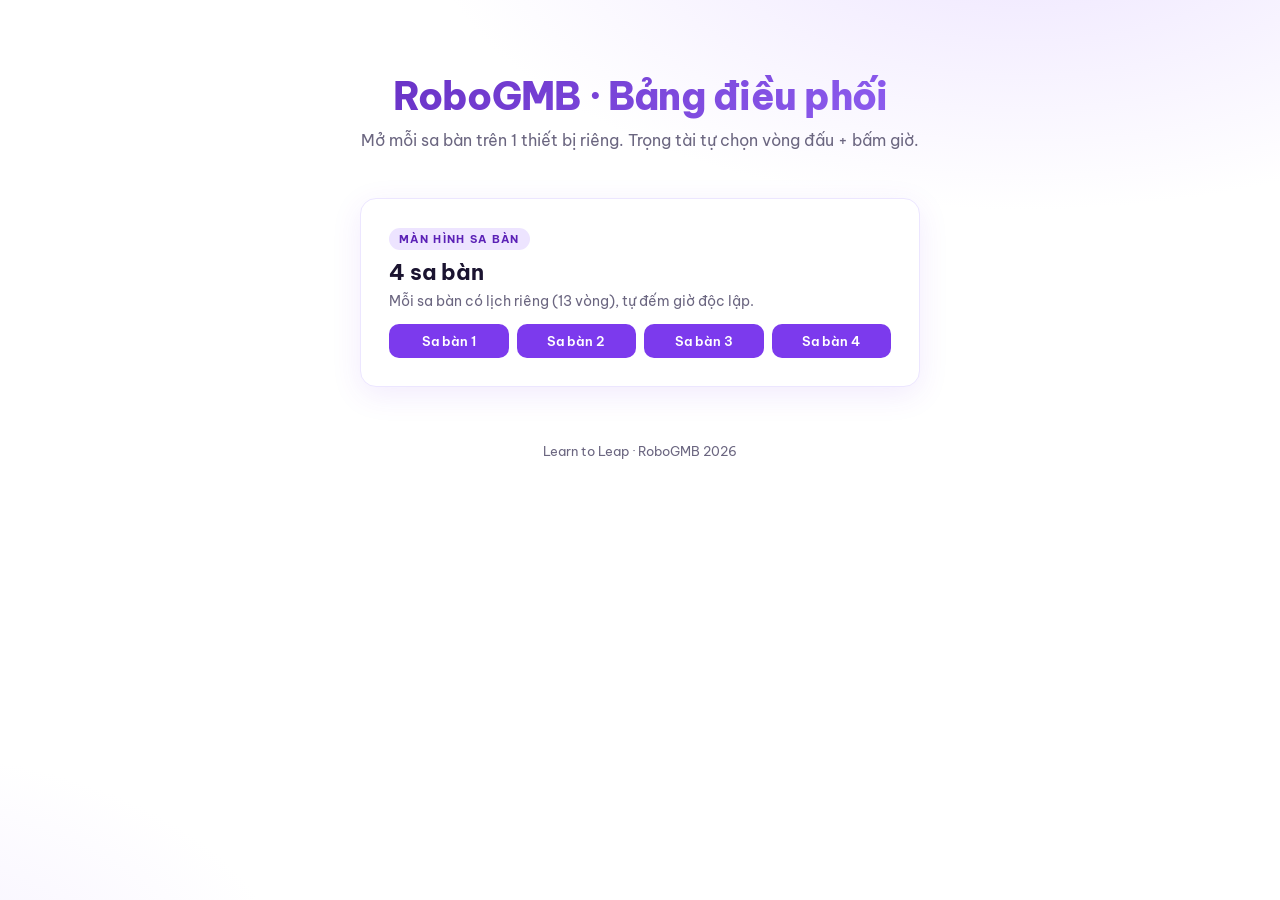
<file: index.html>
<!DOCTYPE html>
<html lang="vi">
<head>
  <meta charset="UTF-8" />
  <meta name="viewport" content="width=device-width, initial-scale=1.0" />
  <title>RoboGMB · Competition Display</title>
  <link rel="preconnect" href="https://fonts.googleapis.com">
  <link rel="preconnect" href="https://fonts.gstatic.com" crossorigin>
  <link href="https://fonts.googleapis.com/css2?family=Be+Vietnam+Pro:wght@400;500;600;700;800;900&display=swap" rel="stylesheet">
  <link rel="stylesheet" href="css/style.css" />
</head>
<body class="home">
  <main class="home-wrap">
    <h1>RoboGMB · Bảng điều phối</h1>
    <p class="sub">Mở mỗi sa bàn trên 1 thiết bị riêng. Trọng tài tự chọn vòng đấu + bấm giờ.</p>

    <div class="home-grid home-grid-one">
      <div class="home-card display-card">
        <div class="badge">MÀN HÌNH SA BÀN</div>
        <h2>4 sa bàn</h2>
        <p>Mỗi sa bàn có lịch riêng (13 vòng), tự đếm giờ độc lập.</p>
        <div class="arena-links">
          <a href="display.html?arena=1">Sa bàn 1</a>
          <a href="display.html?arena=2">Sa bàn 2</a>
          <a href="display.html?arena=3">Sa bàn 3</a>
          <a href="display.html?arena=4">Sa bàn 4</a>
        </div>
      </div>
    </div>

    <footer>Learn to Leap · RoboGMB 2026</footer>
  </main>
</body>
</html>
</file>
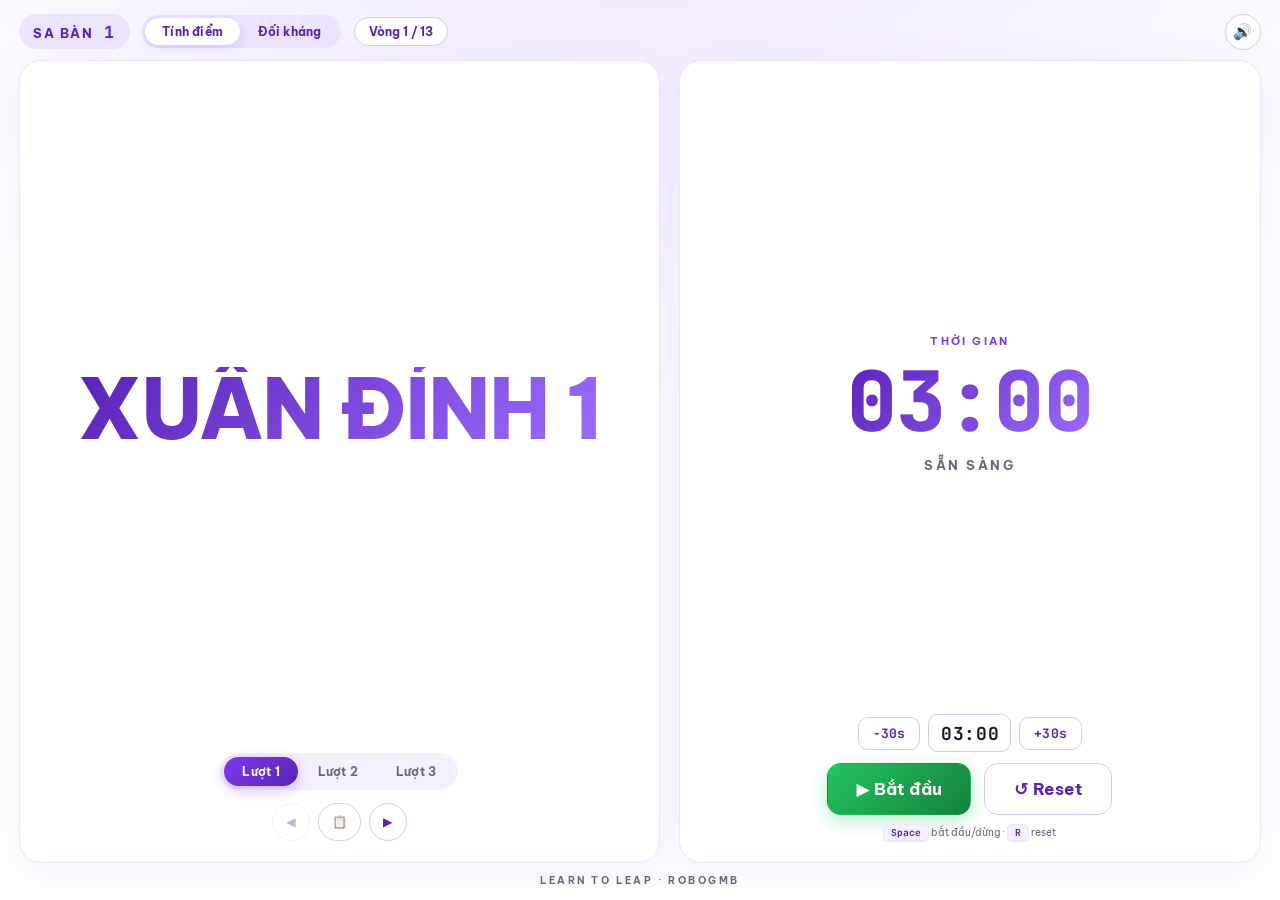
<file: display.html>
<!DOCTYPE html>
<html lang="vi">
<head>
  <meta charset="UTF-8" />
  <meta name="viewport" content="width=device-width, initial-scale=1.0" />
  <title>Sa bàn · Display</title>
  <link rel="preconnect" href="https://fonts.googleapis.com">
  <link rel="preconnect" href="https://fonts.gstatic.com" crossorigin>
  <link href="https://fonts.googleapis.com/css2?family=Be+Vietnam+Pro:wght@400;500;600;700;800;900&family=JetBrains+Mono:wght@600;700&display=swap" rel="stylesheet">
  <link rel="stylesheet" href="css/style.css" />
</head>
<body class="display-page">
  <div id="display-root" class="display-root">
    <header class="d-header">
      <div class="arena-tag">Sa bàn <span id="arena-no">–</span></div>

      <!-- Mode toggle: Tính điểm / Đối kháng -->
      <div class="mode-toggle" id="mode-toggle">
        <button class="mode-btn active" data-mode="scoring">Tính điểm</button>
        <button class="mode-btn" data-mode="knockout">Đối kháng</button>
      </div>

      <!-- Scoring round indicator (chỉ hiện ở scoring mode) -->
      <div class="round-tag" id="round-tag">Vòng <span id="round-num">1</span> / <span id="round-total">13</span></div>

      <button id="btn-mute" class="mute-btn" title="Tắt/bật âm thanh">🔊</button>
    </header>

    <main class="d-split">
      <!-- LEFT: team info -->
      <section class="d-pane d-team">

        <!-- ========== SCORING MODE ========== -->
        <div class="mode-content" data-mode="scoring">
          <div class="team-hero">
            <div class="team-name big" id="team-name">—</div>
            <div class="team-state" id="team-state"></div>
          </div>

          <div class="attempt-toggle" id="attempt-toggle">
            <button class="att-btn" data-att="1">Lượt 1</button>
            <button class="att-btn" data-att="2">Lượt 2</button>
            <button class="att-btn" data-att="3">Lượt 3</button>
          </div>

          <div class="team-nav-mini">
            <button id="btn-prev" class="mini-btn" title="Vòng trước (←)">◀</button>
            <button id="btn-list" class="mini-btn mini-list" title="Danh sách (L)">📋</button>
            <button id="btn-next" class="mini-btn" title="Vòng sau (→)">▶</button>
          </div>
        </div>

        <!-- ========== KNOCKOUT MODE ========== -->
        <div class="mode-content hidden" data-mode="knockout">
          <div class="ko-layout">
            <div class="ko-side" data-side="1">
              <div class="ko-side-head">
                <span class="ko-side-label">Đội 1</span>
                <select class="ko-select" data-side="1">
                  <option value="">— Chọn đội —</option>
                </select>
              </div>
              <div class="ko-name" id="ko-name-1">—</div>
              <div class="ko-score-row">
                <input type="number" inputmode="numeric" class="ko-score-input"
                       id="ko-score-1" data-side="1" value="0" min="0" max="9999" />
              </div>
            </div>

            <div class="ko-vs-divider">
              <span class="ko-vs">VS</span>
            </div>

            <div class="ko-side" data-side="2">
              <div class="ko-side-head">
                <span class="ko-side-label">Đội 2</span>
                <select class="ko-select" data-side="2">
                  <option value="">— Chọn đội —</option>
                </select>
              </div>
              <div class="ko-name" id="ko-name-2">—</div>
              <div class="ko-score-row">
                <input type="number" inputmode="numeric" class="ko-score-input"
                       id="ko-score-2" data-side="2" value="0" min="0" max="9999" />
              </div>
            </div>
          </div>

          <div class="ko-actions">
            <button id="btn-reset-match" class="btn btn-ghost btn-sm">↺ Xoá tỷ số</button>
            <button id="btn-eliminate" class="btn btn-danger btn-sm">⚠️ Loại đội thua</button>
            <button id="btn-eliminate-modal" class="btn btn-ghost btn-sm">📋 Danh sách 16 đội</button>
          </div>
        </div>

      </section>

      <!-- RIGHT: timer -->
      <section class="d-pane d-timer">
        <div class="timer-hero">
          <div class="label">Thời gian</div>
          <div class="timer-big" id="timer-big">03:00</div>
          <div class="timer-state" id="timer-state">Sẵn sàng</div>
        </div>

        <div class="timer-controls-wrap">
          <div class="timer-set-row">
            <button class="btn btn-ghost btn-sm adj" data-adj="-30">−30s</button>
            <input type="text" id="timer-input" value="03:00" maxlength="5" />
            <button class="btn btn-ghost btn-sm adj" data-adj="30">+30s</button>
          </div>
          <div class="timer-actions">
            <button id="btn-toggle" class="btn btn-success btn-xl">▶ Bắt đầu</button>
            <button id="btn-reset" class="btn btn-ghost btn-xl">↺ Reset</button>
          </div>
          <div class="hotkey-hint">
            <kbd>Space</kbd> bắt đầu/dừng · <kbd>R</kbd> reset
          </div>
        </div>
      </section>
    </main>

    <footer class="d-footer">
      <span class="brand">Learn to Leap · RoboGMB</span>
    </footer>

    <!-- ===== Scoring team list modal ===== -->
    <div id="team-modal" class="modal hidden">
      <div class="modal-backdrop"></div>
      <div class="modal-box">
        <div class="modal-head">
          <h3>Sa bàn <span id="modal-arena">–</span> — Lịch thi đấu</h3>
          <button id="modal-close" class="modal-close">✕</button>
        </div>
        <ol id="team-list" class="team-list"></ol>
      </div>
    </div>

    <!-- ===== Knockout 16 teams modal ===== -->
    <div id="ko-modal" class="modal hidden">
      <div class="modal-backdrop" data-close-ko></div>
      <div class="modal-box">
        <div class="modal-head">
          <h3>16 đội vào Vòng đối kháng</h3>
          <button data-close-ko class="modal-close">✕</button>
        </div>
        <p class="modal-sub">Bấm vào đội để đánh dấu <strong>đã bị loại</strong>. Đội loại sẽ ẩn khỏi droplist.</p>
        <p class="modal-note">⚠️ Dữ liệu lưu cục bộ trên máy này. Khi 1 trận ở sa bàn khác kết thúc, trọng tài cần <strong>cập nhật thủ công</strong> trên màn hình của mình.</p>
        <ul id="ko-team-list" class="ko-team-list"></ul>
        <div class="modal-foot">
          <button id="ko-reset-elim" class="btn btn-ghost btn-sm">Khôi phục tất cả</button>
          <span class="ko-stats" id="ko-stats">—</span>
        </div>
      </div>
    </div>

    <div id="fx-overlay" class="fx-overlay"></div>
    <div id="confetti-layer" class="confetti-layer"></div>
    <div id="countdown-overlay" class="countdown-overlay"></div>
    <div id="toast-stack" class="toast-stack"></div>
    <pre id="err-box" class="err-box hidden"></pre>
  </div>

  <script>
    window.addEventListener("error", (e) => {
      const box = document.getElementById("err-box");
      if (!box) return;
      box.classList.remove("hidden");
      box.textContent = `[JS ERROR] ${e.message}\n${e.filename}:${e.lineno}`;
    });
  </script>
  <script type="module" src="js/display.js?v=15"></script>
</body>
</html>
</file>
<file: css/style.css>
/* =================================================================
   RoboGMB · Design System
   Theme: white + purple, friendly for students, large readable text.
   ================================================================= */

:root {
  /* Brand purple */
  --p-50:  #f5f0ff;
  --p-100: #ede4ff;
  --p-200: #d9c6ff;
  --p-300: #c4a3ff;
  --p-400: #9b6dff;
  --p-500: #7c3aed;
  --p-600: #6d28d9;
  --p-700: #5b21b6;
  --p-800: #4c1d95;

  /* Semantic */
  --ink: #1b1430;
  --muted: #6b6680;
  --line: #ece6ff;
  --bg: #ffffff;
  --bg-soft: #fafaff;

  --green-400: #4ade80;
  --green-500: #22c55e;
  --green-600: #16a34a;
  --green-700: #15803d;

  --red-400: #f87171;
  --red-500: #ef4444;
  --red-600: #dc2626;
  --red-700: #b91c1c;

  --amber-50: #fef3c7;
  --amber-700: #b45309;

  --shadow-sm: 0 2px 8px rgba(91, 33, 182, 0.06);
  --shadow:    0 8px 30px rgba(124, 58, 237, 0.10);
  --shadow-lg: 0 20px 60px rgba(124, 58, 237, 0.18);

  --radius-sm: 8px;
  --radius:    12px;
  --radius-lg: 16px;
  --radius-xl: 22px;

  --font: 'Be Vietnam Pro', 'Inter', 'Segoe UI', system-ui, -apple-system, sans-serif;
  --mono: 'JetBrains Mono', ui-monospace, 'SFMono-Regular', Consolas, monospace;
}

* { box-sizing: border-box; margin: 0; padding: 0; }
html, body { height: 100%; }
body {
  font-family: var(--font);
  background: var(--bg);
  color: var(--ink);
  -webkit-font-smoothing: antialiased;
}
a { color: var(--p-600); text-decoration: none; }
button { font-family: inherit; }
.hidden { display: none !important; }

/* =================================================================
   Unified Button System
   .btn + variant (.btn-primary/.btn-success/.btn-danger/.btn-ghost)
        + size (.btn-sm/.btn-md/.btn-lg/.btn-xl)
   ================================================================= */
.btn {
  display: inline-flex; align-items: center; justify-content: center;
  gap: 8px;
  border: 1.5px solid transparent;
  font-family: inherit;
  font-weight: 700;
  letter-spacing: .01em;
  cursor: pointer;
  border-radius: var(--radius);
  transition: transform .08s ease, box-shadow .15s ease,
              background .2s ease, border-color .15s ease, opacity .15s;
  user-select: none;
  white-space: nowrap;
}
.btn:active { transform: translateY(1px); }
.btn:disabled { opacity: .4; cursor: not-allowed; transform: none !important; box-shadow: none !important; }

/* Variants */
.btn-primary {
  color: #fff;
  background: linear-gradient(135deg, var(--p-500), var(--p-700));
  box-shadow: 0 6px 18px rgba(124,58,237,.28);
}
.btn-primary:hover:not(:disabled) { box-shadow: 0 10px 24px rgba(124,58,237,.4); }

.btn-success {
  color: #fff;
  background: linear-gradient(135deg, var(--green-500), var(--green-700));
  box-shadow: 0 6px 18px rgba(34,197,94,.32);
}
.btn-success:hover:not(:disabled) { box-shadow: 0 10px 26px rgba(34,197,94,.45); }

.btn-danger {
  color: #fff;
  background: linear-gradient(135deg, var(--red-500), var(--red-700));
  box-shadow: 0 6px 18px rgba(239,68,68,.32);
}
.btn-danger:hover:not(:disabled) { box-shadow: 0 10px 26px rgba(239,68,68,.45); }

.btn-ghost {
  color: var(--p-700);
  background: #fff;
  border-color: var(--p-200);
}
.btn-ghost:hover:not(:disabled) { background: var(--p-50); border-color: var(--p-300); }

/* Sizes */
.btn-sm { padding: 7px 14px;  font-size: 13px; border-radius: 10px; }
.btn-md { padding: 10px 18px; font-size: 14px; }
.btn-lg { padding: 13px 24px; font-size: 16px; }
.btn-xl { padding: 1.1vw 2.2vw; font-size: 1.35vw; border-radius: 14px; min-width: 10vw; }

/* Back-compat aliases for admin code that uses old class names */
.btn-primary.sm, .btn-ghost.sm { padding: 7px 13px; font-size: 12px; }

/* =================================================================
   HOME
   ================================================================= */
.home {
  background:
    radial-gradient(1000px 500px at 80% -10%, var(--p-100), transparent 60%),
    radial-gradient(700px 400px at -10% 110%, var(--p-50), transparent 60%),
    #fff;
}
.home-wrap { max-width: 1000px; margin: 0 auto; padding: 72px 28px; text-align: center; }
.home-wrap h1 {
  font-size: 38px; font-weight: 800; letter-spacing: -0.02em;
  background: linear-gradient(135deg, var(--p-700), var(--p-400));
  -webkit-background-clip: text; background-clip: text; color: transparent;
}
.home-wrap .sub { color: var(--muted); margin-top: 10px; font-size: 16px; }
.home-grid { display: grid; grid-template-columns: 1fr 1fr; gap: 20px; margin-top: 48px; }
.home-card {
  background: #fff; border: 1px solid var(--line);
  border-radius: var(--radius-lg); padding: 28px;
  text-align: left; box-shadow: var(--shadow);
  transition: transform .15s, box-shadow .15s;
  color: var(--ink);
}
a.home-card:hover { transform: translateY(-3px); box-shadow: var(--shadow-lg); }
.home-card h2 { font-size: 22px; margin: 8px 0 6px; }
.home-card p { color: var(--muted); font-size: 14px; }
.badge {
  display: inline-block; font-size: 11px; font-weight: 700;
  letter-spacing: .12em; padding: 4px 10px; border-radius: 999px;
  background: var(--p-100); color: var(--p-700);
}
.arena-links { display: grid; grid-template-columns: repeat(4, 1fr); gap: 8px; margin-top: 14px; }
.arena-links a {
  text-align: center; padding: 9px 0;
  border-radius: 10px; background: var(--p-500);
  color: #fff; font-weight: 600; font-size: 13px;
  transition: background .15s;
}
.arena-links a:hover { background: var(--p-600); }
.home-wrap footer { margin-top: 56px; color: var(--muted); font-size: 13px; }

/* =================================================================
   ADMIN
   ================================================================= */
.admin-page { background: var(--bg-soft); }
.topbar {
  display: flex; align-items: center; gap: 16px;
  padding: 14px 24px;
  background: #fff;
  border-bottom: 1px solid var(--line);
  position: sticky; top: 0; z-index: 10;
}
.topbar h1 { font-size: 16px; font-weight: 700; flex: 1; }
.back { font-size: 13px; color: var(--p-600); font-weight: 600; }
.status {
  font-size: 12px; font-weight: 600;
  padding: 4px 10px; border-radius: 999px;
}
.status.connecting { background: #fff3cd; color: #8a6d00; }
.status.online { background: #d1fae5; color: #065f46; }
.status.offline { background: #fee2e2; color: #991b1b; }

.admin-wrap {
  max-width: 1100px; margin: 0 auto; padding: 22px;
  display: flex; flex-direction: column; gap: 16px;
}
.card {
  background: #fff; border: 1px solid var(--line);
  border-radius: var(--radius-lg); padding: 18px 20px;
  box-shadow: var(--shadow-sm);
}
.card h2 {
  font-size: 13px; font-weight: 700; margin-bottom: 12px;
  color: var(--p-700);
  letter-spacing: .08em; text-transform: uppercase;
}

/* Round toggle */
.round-toggle {
  display: inline-flex; gap: 6px;
  background: var(--p-50);
  border-radius: 12px; padding: 5px;
}
.round-btn {
  border: 0; background: transparent;
  padding: 9px 18px; border-radius: 9px;
  font-weight: 600; font-size: 14px;
  color: var(--muted); cursor: pointer;
  display: inline-flex; align-items: center; gap: 8px;
  font-family: inherit;
  transition: background .15s, color .15s;
}
.round-btn .dot { width: 7px; height: 7px; border-radius: 50%; background: var(--p-200); }
.round-btn.active {
  background: #fff; color: var(--p-700);
  box-shadow: 0 2px 6px rgba(124,58,237,.12);
}
.round-btn.active .dot { background: var(--p-500); }
.hint { margin-top: 10px; color: var(--muted); font-size: 12px; }

/* Arena cards */
.arenas-grid { display: grid; grid-template-columns: repeat(2, 1fr); gap: 14px; }
.arena {
  background: #fff; border: 1px solid var(--line);
  border-radius: var(--radius-lg); padding: 16px 18px;
  box-shadow: var(--shadow-sm);
  transition: border-color .15s, box-shadow .15s;
}
.arena-head {
  display: flex; align-items: center; justify-content: space-between;
  margin-bottom: 12px;
}
.arena-head h3 { font-size: 14px; display: inline-flex; align-items: center; gap: 10px; }
.arena-no {
  display: inline-grid; place-items: center;
  width: 26px; height: 26px; border-radius: 8px;
  background: var(--p-500); color: #fff;
  font-weight: 700; font-size: 13px;
}
.arena .live {
  font-size: 10px; font-weight: 700; color: var(--p-700);
  background: var(--p-100); padding: 3px 8px; border-radius: 999px;
  letter-spacing: .08em;
}
.input-row { display: flex; flex-direction: column; gap: 8px; }
.input-row label { font-size: 11px; color: var(--muted); font-weight: 600; }
.input-row input {
  border: 1.5px solid var(--line); border-radius: 9px;
  padding: 10px 13px; font: inherit; font-size: 14px;
  background: #fff;
  transition: border-color .15s, box-shadow .15s;
}
.input-row input:focus {
  outline: 0; border-color: var(--p-400);
  box-shadow: 0 0 0 3px rgba(124,58,237,.15);
}
.input-row input[disabled] {
  background: #f6f4fb; color: var(--muted); cursor: not-allowed;
}

.actions {
  display: flex; align-items: center; justify-content: flex-end;
  gap: 10px; flex-wrap: wrap;
}
.dirty-flag {
  margin-right: auto; font-size: 12px; font-weight: 600;
  color: var(--amber-700); background: var(--amber-50);
  padding: 5px 12px; border-radius: 999px;
}

.arena.dirty {
  border-color: #fcd34d;
  box-shadow: 0 0 0 3px rgba(252, 211, 77, .25), var(--shadow-sm);
}

/* Legacy admin button classes → reuse .btn styles */
#publish, #clear-all { padding: 10px 18px; font-size: 14px; border-radius: var(--radius); font-weight: 700; cursor: pointer; transition: all .15s; }
#publish { color:#fff; background: linear-gradient(135deg, var(--p-500), var(--p-700));
  border: 1.5px solid transparent; box-shadow: 0 6px 18px rgba(124,58,237,.28); }
#publish:hover:not(:disabled) { box-shadow: 0 10px 24px rgba(124,58,237,.4); }
#publish:disabled { opacity:.4; cursor: not-allowed; box-shadow: none; background: var(--p-200); }
#clear-all { color: var(--p-700); background:#fff; border:1.5px solid var(--p-200); }
#clear-all:hover { background: var(--p-50); border-color: var(--p-300); }

/* =================================================================
   DISPLAY  (split layout, fixed viewport)
   ================================================================= */
.display-page {
  background:
    radial-gradient(1400px 900px at 50% -20%, var(--p-100), transparent 65%),
    #fff;
  overflow: hidden;
}
.display-root {
  height: 100vh;
  display: grid;
  grid-template-rows: auto 1fr auto;
  padding: 1.5vh 1.5vw;
  gap: 1.2vh;
}

.d-header {
  display: flex; align-items: center; gap: 1vw;
}
.arena-tag {
  font-size: 1vw; font-weight: 700; letter-spacing: .12em;
  color: var(--p-700);
  background: var(--p-100);
  padding: .5vw 1.1vw; border-radius: 999px;
  text-transform: uppercase;
}
.arena-tag span { font-size: 1.3vw; margin-left: 6px; font-family: var(--mono); }
.round-tag {
  font-size: .9vw; font-weight: 700;
  color: var(--p-700);
  background: #fff; border: 1.5px solid var(--p-200);
  padding: .5vw 1.1vw; border-radius: 999px;
}
.round-tag[data-round="knockout"] {
  background: linear-gradient(135deg, var(--p-500), var(--p-700));
  color: #fff; border-color: transparent;
}
.d-header .status-pill { margin-left: 0; }
.d-header .mute-btn { margin-left: auto; }

/* Mode toggle in header */
.mode-toggle {
  display: inline-flex;
  background: var(--p-100);
  border-radius: 999px;
  padding: 3px;
  gap: 2px;
}
.mode-btn {
  border: 0; background: transparent;
  font-family: inherit; font-weight: 700;
  font-size: .9vw;
  color: var(--p-700);
  padding: .5vw 1.3vw;
  border-radius: 999px;
  cursor: pointer;
  transition: background .15s, color .15s;
  letter-spacing: .02em;
}
.mode-btn:hover:not(.active) { background: rgba(255,255,255,.5); }
.mode-btn.active {
  background: #fff;
  color: var(--p-700);
  box-shadow: 0 2px 8px rgba(124,58,237,.18);
}

.mode-content { width: 100%; display: flex; flex-direction: column;
  align-items: center; gap: 1.5vh; flex: 1; min-height: 0; }
.mode-content[data-mode="scoring"] { justify-content: space-between; }

.mute-btn {
  border: 1.5px solid var(--p-200);
  background: #fff;
  width: 2.4vw; height: 2.4vw;
  min-width: 36px; min-height: 36px;
  border-radius: 50%;
  font-size: 1.2vw;
  cursor: pointer;
  display: inline-grid; place-items: center;
  transition: background .15s, transform .1s, border-color .15s;
  padding: 0; line-height: 1;
}
.mute-btn:hover { background: var(--p-50); border-color: var(--p-300); transform: scale(1.05); }
.mute-btn:active { transform: scale(.95); }

/* Split panes */
.d-split {
  display: grid;
  grid-template-columns: 1.1fr 1fr;
  gap: 1.5vw;
  min-height: 0;
}
.d-pane {
  background: #fff;
  border: 1.5px solid var(--p-100);
  border-radius: var(--radius-xl);
  padding: 1.8vw;
  display: flex; flex-direction: column;
  align-items: center; justify-content: center;
  text-align: center;
  min-height: 0; overflow: hidden;
  box-shadow: 0 10px 50px rgba(124,58,237,.08);
}
.d-pane .label {
  font-size: .85vw; font-weight: 700;
  color: var(--p-500); letter-spacing: .2em;
  text-transform: uppercase; margin-bottom: 1.2vh;
}

/* Team pane — tên đội = trung tâm thị giác, controls nhỏ */
.d-team {
  justify-content: space-between;
  padding-top: 2vw;
  padding-bottom: 1.6vw;
  gap: 1.5vh;
}
.team-hero {
  flex: 1;
  display: flex; flex-direction: column;
  align-items: center; justify-content: center;
  width: 100%;
  padding: 0 1vw;
}
.team-name.big { font-size: 7.5vw; line-height: 1; }
.team-state {
  margin-top: 1vh;
  font-size: .95vw;
  color: var(--muted);
  font-weight: 600;
  letter-spacing: .05em;
}
.team-name.rest {
  background: none;
  -webkit-text-fill-color: var(--muted);
  color: var(--muted);
  font-style: italic;
  font-weight: 700;
}

/* Lượt 1/2/3 — pill toggle nổi bật vừa phải */
.attempt-toggle {
  display: inline-flex;
  background: var(--p-50);
  border-radius: 999px;
  padding: 4px;
  gap: 2px;
}
.attempt-toggle.disabled { opacity: .4; pointer-events: none; }
.att-btn {
  border: 0; background: transparent;
  font-family: inherit; font-weight: 700;
  font-size: .95vw;
  color: var(--muted);
  padding: .55vw 1.4vw;
  border-radius: 999px;
  cursor: pointer;
  transition: background .15s, color .15s, transform .08s, box-shadow .15s;
  letter-spacing: .02em;
}
.att-btn:hover:not(.active) { color: var(--p-700); }
.att-btn:active { transform: scale(.97); }
.att-btn.active {
  background: linear-gradient(135deg, var(--p-500), var(--p-700));
  color: #fff;
  box-shadow: 0 4px 14px rgba(124,58,237,.32);
}

/* Mini nav — chỉ icon, gọn */
.team-nav-mini {
  display: flex; gap: 8px; align-items: center;
}
.mini-btn {
  border: 1.5px solid var(--p-200);
  background: #fff;
  color: var(--p-700);
  width: 2.4vw; height: 2.4vw;
  min-width: 38px; min-height: 38px;
  border-radius: 50%;
  font-size: .95vw;
  cursor: pointer;
  display: inline-grid; place-items: center;
  transition: background .15s, border-color .15s, transform .08s;
  padding: 0; line-height: 1;
}
.mini-btn:hover:not(:disabled) { background: var(--p-50); border-color: var(--p-300); }
.mini-btn:active { transform: scale(.92); }
.mini-btn:disabled { opacity: .35; cursor: not-allowed; }
.mini-list {
  width: auto; min-width: 3vw;
  padding: 0 1vw; border-radius: 999px;
}

/* Single column home (when admin removed) */
.home-grid-one { grid-template-columns: 1fr; max-width: 560px; margin-left: auto; margin-right: auto; }

/* ============================================================
   KNOCKOUT MODE — 2 sides + VS + scores + actions
   ============================================================ */
.mode-content[data-mode="knockout"] {
  justify-content: space-between;
  height: 100%;
}
.ko-layout {
  display: grid;
  grid-template-rows: 1fr auto 1fr;
  width: 100%;
  flex: 1;
  min-height: 0;
  gap: .8vh;
  align-items: stretch;
}
.ko-side {
  display: flex; flex-direction: column;
  align-items: center; justify-content: center;
  padding: 1vh 1vw;
  border-radius: 14px;
  border: 1.5px dashed var(--p-200);
  background: var(--bg-soft);
  transition: border-color .2s, background .2s, box-shadow .2s;
  min-height: 0;
}
.ko-side.leading {
  border-style: solid;
  border-color: var(--green-500);
  background: linear-gradient(135deg, #f0fdf4, #fff);
  box-shadow: 0 6px 24px rgba(34,197,94,.18);
}
.ko-side-head {
  display: flex; align-items: center; gap: 8px;
  width: 100%; margin-bottom: .8vh;
  justify-content: center;
}
.ko-side-label {
  font-size: .75vw; font-weight: 700;
  color: var(--muted); letter-spacing: .15em;
  text-transform: uppercase;
}
.ko-select {
  font-family: inherit; font-weight: 600;
  font-size: .9vw;
  border: 1.5px solid var(--p-200);
  background: #fff;
  color: var(--ink);
  padding: .35vw .7vw;
  border-radius: 8px;
  cursor: pointer;
  min-width: 12vw;
  transition: border-color .15s;
}
.ko-select:hover { border-color: var(--p-400); }
.ko-select:focus { outline: 0; border-color: var(--p-500); }
.ko-name {
  font-size: 3.2vw; font-weight: 800;
  letter-spacing: -.01em; line-height: 1;
  background: linear-gradient(135deg, var(--p-700), var(--p-400));
  -webkit-background-clip: text; background-clip: text; color: transparent;
  margin: .5vh 0;
  word-break: break-word; text-align: center;
}
.ko-name.empty {
  background: none;
  -webkit-text-fill-color: var(--p-200);
  color: var(--p-200);
  font-weight: 700;
}
.ko-side.leading .ko-name {
  background: linear-gradient(135deg, var(--green-600), var(--green-400));
  -webkit-background-clip: text; background-clip: text; color: transparent;
}
.ko-score-row {
  display: flex; align-items: center; gap: .8vw;
  margin-top: .3vh;
}
.ko-score-input {
  font-family: var(--mono);
  font-size: 3vw; font-weight: 700;
  color: var(--ink);
  width: 8vw; min-width: 110px;
  text-align: center;
  font-variant-numeric: tabular-nums;
  border: 2px solid var(--p-200);
  background: #fff;
  border-radius: 14px;
  padding: .4vw .6vw;
  letter-spacing: .02em;
  transition: border-color .15s, box-shadow .15s, color .2s, background .2s;
  -moz-appearance: textfield;          /* hide spinners FF */
}
.ko-score-input::-webkit-outer-spin-button,
.ko-score-input::-webkit-inner-spin-button {
  -webkit-appearance: none; margin: 0;  /* hide spinners Chrome */
}
.ko-score-input:hover { border-color: var(--p-400); }
.ko-score-input:focus {
  outline: 0;
  border-color: var(--p-500);
  box-shadow: 0 0 0 5px rgba(124,58,237,.18);
}
.ko-side.leading .ko-score-input {
  color: var(--green-700);
  border-color: var(--green-500);
  background: linear-gradient(135deg, #f0fdf4, #fff);
}
.ko-side.leading .ko-score-input:focus {
  box-shadow: 0 0 0 5px rgba(34,197,94,.2);
}
.ko-vs-divider {
  display: flex; align-items: center; justify-content: center;
  position: relative;
  padding: .3vh 0;
}
.ko-vs-divider::before,
.ko-vs-divider::after {
  content: ""; flex: 1; height: 2px;
  background: linear-gradient(90deg, transparent, var(--p-200), transparent);
}
.ko-vs {
  font-size: 1.8vw; font-weight: 900;
  color: #fff;
  background: linear-gradient(135deg, var(--p-500), var(--p-700));
  width: 4vw; height: 4vw; border-radius: 50%;
  display: grid; place-items: center;
  box-shadow: 0 10px 24px rgba(124,58,237,.35);
  letter-spacing: .04em;
  margin: 0 1vw;
}
.ko-actions {
  display: flex; gap: .6vw; justify-content: center;
  margin-top: .5vh; flex-wrap: wrap;
}
.ko-team-list {
  list-style: none; margin: 0; padding: 0;
  overflow-y: auto;
  display: grid; grid-template-columns: 1fr 1fr;
  gap: 6px;
}
.ko-team-item {
  display: flex; align-items: center; justify-content: space-between;
  padding: 10px 14px;
  border: 1.5px solid var(--line);
  border-radius: 10px;
  cursor: pointer;
  font-weight: 700; font-size: 14px;
  transition: background .12s, border-color .12s, transform .08s;
}
.ko-team-item:hover { background: var(--p-50); border-color: var(--p-200); }
.ko-team-item:active { transform: scale(.99); }
.kti-tag { font-size: 11px; font-weight: 700; color: var(--green-600); }
.ko-team-item.eliminated {
  background: #fef2f2;
  border-color: #fecaca;
  opacity: .65;
  text-decoration: line-through;
}
.ko-team-item.eliminated .kti-tag { color: var(--red-600); }
.ko-team-item.eliminated:hover { background: #fee2e2; }
.modal-sub { font-size: 13px; color: var(--muted); margin-bottom: 8px; }
.modal-sub strong { color: var(--p-700); }
.modal-note {
  font-size: 12px;
  background: #fffbeb;
  border: 1px solid #fde68a;
  border-radius: 8px;
  padding: 8px 12px;
  color: #92400e;
  margin-bottom: 14px;
  line-height: 1.5;
}
.modal-note strong { color: #78350f; }
.modal-foot {
  margin-top: 14px; padding-top: 14px;
  border-top: 1px solid var(--line);
  display: flex; justify-content: space-between; align-items: center;
}
.ko-stats {
  font-size: 13px; font-weight: 700; color: var(--p-700);
  background: var(--p-50);
  padding: 6px 12px; border-radius: 999px;
}

/* Modal — team list */
.modal {
  position: fixed; inset: 0;
  z-index: 1200;
  display: grid; place-items: center;
}
.modal.hidden { display: none; }
.modal-backdrop {
  position: absolute; inset: 0;
  background: rgba(27, 20, 48, 0.55);
  backdrop-filter: blur(6px);
}
.modal-box {
  position: relative;
  background: #fff;
  border: 2px solid var(--p-200);
  border-radius: 20px;
  padding: 24px;
  width: min(560px, 92vw);
  max-height: 85vh;
  display: flex; flex-direction: column;
  box-shadow: 0 30px 80px rgba(91, 33, 182, 0.35);
  animation: modalPop .25s cubic-bezier(.22,1.4,.36,1);
}
@keyframes modalPop {
  from { transform: scale(.85); opacity: 0; }
  to   { transform: scale(1); opacity: 1; }
}
.modal-head {
  display: flex; justify-content: space-between; align-items: center;
  margin-bottom: 14px; padding-bottom: 14px;
  border-bottom: 1px solid var(--line);
}
.modal-head h3 {
  font-size: 18px; color: var(--p-700); font-weight: 800;
}
.modal-close {
  border: 0; background: var(--p-50);
  width: 34px; height: 34px; border-radius: 10px;
  color: var(--p-700); font-size: 16px; font-weight: 700;
  cursor: pointer;
}
.modal-close:hover { background: var(--p-100); }

.team-list {
  list-style: none; margin: 0; padding: 0;
  overflow-y: auto;
  display: flex; flex-direction: column; gap: 6px;
}
.team-item {
  display: flex; align-items: center; gap: 14px;
  padding: 12px 16px;
  border: 1.5px solid var(--line);
  border-radius: 12px;
  cursor: pointer;
  transition: background .12s, border-color .12s, transform .08s;
  user-select: none;
}
.team-item:hover { background: var(--p-50); border-color: var(--p-200); }
.team-item:active { transform: scale(.99); }
.ti-round {
  font-family: var(--mono);
  font-weight: 700; font-size: 14px;
  background: var(--p-100); color: var(--p-700);
  width: 32px; height: 32px;
  display: grid; place-items: center;
  border-radius: 8px;
  flex-shrink: 0;
}
.ti-name {
  flex: 1; font-weight: 700; font-size: 16px;
}
.ti-current-tag {
  font-size: 11px; font-weight: 700;
  letter-spacing: .1em; text-transform: uppercase;
  background: linear-gradient(135deg, var(--green-500), var(--green-700));
  color: #fff;
  padding: 4px 10px; border-radius: 999px;
}
.team-item.current {
  background: linear-gradient(135deg, #f0fdf4, #fff);
  border-color: var(--green-500);
  box-shadow: 0 4px 16px rgba(34,197,94,.18);
}
.team-item.current .ti-round { background: var(--green-500); color: #fff; }
.team-item.rest {
  opacity: .5;
  cursor: default;
}
.team-item.rest .ti-name { font-style: italic; color: var(--muted); }
.team-item.rest:hover { background: transparent; border-color: var(--line); }

.view { width: 100%; max-width: 100%; }
.team-name {
  font-size: 5vw;
  font-weight: 800;
  letter-spacing: -0.02em;
  line-height: 1.05;
  background: linear-gradient(135deg, var(--p-700), var(--p-400));
  -webkit-background-clip: text; background-clip: text; color: transparent;
  word-break: break-word;
  animation: pop .5s ease;
}
.team-name.big { font-size: 6.5vw; }

.ko-stack {
  display: grid;
  grid-template-rows: 1fr auto 1fr;
  gap: 1.2vh;
  align-items: center;
  width: 100%;
}
.ko-side { min-width: 0; }
.ko-side .team-name { font-size: 3.4vw; }
.vs {
  font-size: 2.1vw; font-weight: 900;
  color: #fff;
  background: linear-gradient(135deg, var(--p-500), var(--p-700));
  width: 4.8vw; height: 4.8vw; border-radius: 50%;
  display: grid; place-items: center;
  margin: 0 auto;
  box-shadow: 0 12px 32px rgba(124,58,237,.35);
  letter-spacing: .05em;
}

.view-empty .empty-text {
  font-size: 1.8vw; color: var(--muted); font-weight: 600;
}

/* Timer pane — layout mirror team pane: hero centered, controls at bottom */
.d-timer {
  justify-content: space-between;
  padding-top: 2.4vw;
  padding-bottom: 1.8vw;
}
.timer-hero {
  flex: 1;
  display: flex; flex-direction: column;
  align-items: center; justify-content: center;
  width: 100%;
}

.timer-big {
  font-family: var(--mono);
  font-size: 6.5vw;            /* MATCH .team-name.big */
  font-weight: 800;
  letter-spacing: -0.01em;
  line-height: 1.05;
  background: linear-gradient(135deg, var(--p-700), var(--p-400));
  -webkit-background-clip: text; background-clip: text;
  color: transparent;
  font-variant-numeric: tabular-nums;
  animation: pop .5s ease;
  transition: filter .2s;
}
.timer-big.running {
  background: linear-gradient(135deg, var(--p-600), var(--p-400));
  -webkit-background-clip: text; background-clip: text;
  color: transparent;
}
.timer-big.warn {
  background: none;
  -webkit-text-fill-color: var(--red-500);
  color: var(--red-500);
  animation: pulse 1s ease-in-out infinite;
}
.timer-big.ended {
  background: none;
  -webkit-text-fill-color: var(--red-500);
  color: var(--red-500);
}
.timer-big.paused {
  background: none;
  -webkit-text-fill-color: #b45309;
  color: #b45309;
}
.timer-state {
  margin-top: 1.2vh;
  font-size: 1vw; font-weight: 700;
  color: var(--muted); letter-spacing: .2em;
  text-transform: uppercase;
}

/* Controls dock */
.timer-controls-wrap {
  display: flex; flex-direction: column;
  align-items: center; gap: 1.2vh;
  width: 100%;
}
.timer-set-row {
  display: flex; align-items: center; gap: 8px;
}
.timer-set-row input {
  font-family: var(--mono);
  font-size: 1.4vw; font-weight: 700;
  border: 1.5px solid var(--p-200);
  border-radius: 10px;
  padding: .5vw .9vw;
  width: 6.5vw; text-align: center;
  letter-spacing: .05em;
  color: var(--ink); background: #fff;
  transition: border-color .15s, box-shadow .15s;
}
.timer-set-row input:focus {
  outline: 0; border-color: var(--p-400);
  box-shadow: 0 0 0 4px rgba(124,58,237,.15);
}
.adj { font-family: var(--mono); }

.timer-actions { display: flex; gap: 1vw; }

.hotkey-hint {
  font-size: .75vw;
  color: var(--muted);
}
.hotkey-hint kbd {
  font-family: var(--mono);
  background: var(--p-50);
  border: 1px solid var(--p-100);
  border-bottom-width: 2px;
  border-radius: 5px;
  padding: 1px 7px;
  font-size: .75vw;
  color: var(--p-700);
  font-weight: 700;
}

.d-footer {
  display: flex; justify-content: center; align-items: center;
}
.brand {
  color: var(--muted); font-size: .8vw;
  letter-spacing: .25em; font-weight: 700;
  text-transform: uppercase;
}
.status-pill {
  font-size: .75vw; color: var(--muted); font-weight: 700;
  padding: 4px 12px; border-radius: 999px;
  background: #f6f4fb;
}

/* =================================================================
   FX overlays (Start / Stop / Reset)
   ================================================================= */
.fx-overlay {
  position: fixed; inset: 0;
  display: grid; place-items: center;
  pointer-events: none;
  opacity: 0;
  z-index: 999;
  transition: opacity .25s ease;
}
.fx-overlay.show { opacity: 1; }
.fx-content {
  font-size: 16vw;
  font-weight: 900;
  letter-spacing: .06em;
  color: #fff;
  text-shadow: 0 14px 60px rgba(0,0,0,.3);
  animation: fxPop .4s cubic-bezier(.22,1.5,.36,1);
}
.fx-overlay.fx-start {
  background: radial-gradient(circle at center,
    rgba(34,197,94,.95), rgba(21,128,61,.75) 55%, rgba(0,0,0,0) 75%);
  animation: fxFlashGreen .9s ease;
}
.fx-overlay.fx-stop {
  background: radial-gradient(circle at center,
    rgba(239,68,68,.95), rgba(185,28,28,.75) 55%, rgba(0,0,0,0) 75%);
  animation: fxFlashRed .9s ease;
}
.fx-overlay.fx-reset {
  background: radial-gradient(circle at center, rgba(124,58,237,.55), rgba(0,0,0,0) 60%);
}

/* =================================================================
   FX: Toast notifications
   ================================================================= */
.toast-stack {
  position: fixed; top: 16px; left: 50%;
  transform: translateX(-50%);
  display: flex; flex-direction: column; gap: 10px;
  align-items: center;
  pointer-events: none;
  z-index: 1500;
}
.toast {
  display: flex; align-items: center; gap: 12px;
  padding: 14px 22px;
  background: #fff;
  border: 2px solid var(--p-200);
  border-radius: 16px;
  font-weight: 700; font-size: 18px;
  color: var(--ink);
  box-shadow: 0 18px 50px rgba(91, 33, 182, 0.25);
  opacity: 0; transform: translateY(-30px) scale(.9);
  transition: opacity .35s ease, transform .35s cubic-bezier(.22,1.4,.36,1);
  min-width: 280px; max-width: 70vw;
  backdrop-filter: blur(10px);
}
.toast.show { opacity: 1; transform: translateY(0) scale(1); }
.toast.hide { opacity: 0; transform: translateY(-20px) scale(.95); }
.toast-icon { font-size: 26px; line-height: 1; }
.toast-msg { white-space: nowrap; overflow: hidden; text-overflow: ellipsis; }

.toast-start   { border-color: var(--green-500); background: linear-gradient(135deg, #f0fdf4, #fff); color: var(--green-700); }
.toast-stop    { border-color: var(--red-500);   background: linear-gradient(135deg, #fef2f2, #fff); color: var(--red-700); }
.toast-success { border-color: var(--green-500); background: #f0fdf4; color: var(--green-700); }
.toast-warn    { border-color: #f59e0b;           background: #fffbeb; color: #b45309; }
.toast-danger  { border-color: var(--red-500);   background: #fef2f2; color: var(--red-700); }
.toast-team    { border-color: var(--p-500);     background: linear-gradient(135deg, #faf5ff, #fff); color: var(--p-700); }
.toast-info    { border-color: var(--p-300); }

/* =================================================================
   FX: Screen shake (gắn vào #display-root)
   ================================================================= */
@keyframes shakeSm {
  0%,100% { transform: translate(0,0); }
  25% { transform: translate(-3px, 1px); }
  50% { transform: translate(3px, -1px); }
  75% { transform: translate(-2px, -2px); }
}
@keyframes shakeMd {
  0%,100% { transform: translate(0,0); }
  10% { transform: translate(-6px, 2px) rotate(-.4deg); }
  20% { transform: translate(6px, -3px) rotate(.4deg); }
  30% { transform: translate(-5px, 4px); }
  40% { transform: translate(5px, -2px); }
  50% { transform: translate(-3px, 3px); }
  60% { transform: translate(3px, -4px); }
  70% { transform: translate(-2px, 2px); }
}
@keyframes shakeLg {
  0%,100% { transform: translate(0,0); }
  10% { transform: translate(-10px, 4px) rotate(-1deg); }
  20% { transform: translate(10px, -6px) rotate(1deg); }
  30% { transform: translate(-9px, 6px) rotate(-.7deg); }
  40% { transform: translate(9px, -4px) rotate(.7deg); }
  50% { transform: translate(-6px, 5px); }
  60% { transform: translate(6px, -7px); }
  70% { transform: translate(-4px, 3px); }
  80% { transform: translate(4px, -2px); }
}
.shake-sm { animation: shakeSm .35s cubic-bezier(.36,.07,.19,.97) both; }
.shake-md { animation: shakeMd .55s cubic-bezier(.36,.07,.19,.97) both; }
.shake-lg { animation: shakeLg .7s  cubic-bezier(.36,.07,.19,.97) both; }

/* =================================================================
   FX: Confetti
   ================================================================= */
.confetti-layer {
  position: fixed; inset: 0;
  pointer-events: none;
  overflow: hidden;
  z-index: 800;
}
.confetti {
  position: absolute;
  top: -40px;
  animation: confettiFall 2.5s ease-in forwards;
  will-change: transform, opacity;
}
.confetti.dot {
  width: 12px; height: 12px;
  border-radius: 3px;
}
.confetti.emoji {
  text-shadow: 0 4px 12px rgba(0,0,0,.15);
}
@keyframes confettiFall {
  0%   { transform: translate(0, -10vh) rotate(0); opacity: 0; }
  10%  { opacity: 1; }
  100% { transform: translate(var(--drift, 0), 110vh) rotate(var(--rot, 360deg)); opacity: 1; }
}

/* =================================================================
   FX: Glitch (RGB split text)
   ================================================================= */
@keyframes glitchAnim {
  0%   { transform: translate(0,0); text-shadow: 0 0 transparent; }
  10%  { transform: translate(-4px, 2px); text-shadow: 4px 0 #ef4444, -4px 0 #06b6d4; }
  20%  { transform: translate(4px, -2px); text-shadow: -4px 0 #ec4899, 4px 0 #facc15; }
  30%  { transform: translate(-3px, -2px); text-shadow: 3px 0 #ef4444, -3px 0 #22d3ee; }
  40%  { transform: translate(3px, 3px); text-shadow: -3px 0 #f59e0b, 3px 0 #ec4899; }
  50%  { transform: translate(-2px, 0); text-shadow: 2px 0 #ef4444, -2px 0 #06b6d4; }
  60%  { transform: translate(2px, -1px); text-shadow: 0 0 transparent; }
  100% { transform: translate(0,0); text-shadow: 0 0 transparent; }
}
.glitch {
  animation: glitchAnim .7s steps(2, end) 2;
}

/* =================================================================
   FX: Countdown numbers 5..4..3..2..1
   ================================================================= */
.countdown-overlay {
  position: fixed; inset: 0;
  pointer-events: none;
  display: grid; place-items: center;
  z-index: 900;
}
.countdown-num {
  font-family: var(--mono);
  font-size: 35vw;
  font-weight: 900;
  line-height: 1;
  color: var(--red-500);
  text-shadow: 0 0 60px rgba(239,68,68,.6), 0 0 120px rgba(239,68,68,.4);
  animation: cdPop .85s cubic-bezier(.22,1.4,.36,1) both;
  -webkit-text-stroke: 4px #fff;
}
@keyframes cdPop {
  0%   { transform: scale(2); opacity: 0; }
  15%  { transform: scale(.9); opacity: 1; }
  30%  { transform: scale(1.05); }
  75%  { transform: scale(1); opacity: 1; }
  100% { transform: scale(.5); opacity: 0; }
}

/* =================================================================
   Error box
   ================================================================= */
.err-box {
  position: fixed;
  left: 16px; right: 16px; bottom: 16px;
  background: #fee2e2; color: #991b1b;
  border: 2px solid #ef4444; border-radius: 12px;
  padding: 14px 18px; font-family: var(--mono);
  font-size: 13px; line-height: 1.5;
  white-space: pre-wrap; word-break: break-word;
  z-index: 1000; box-shadow: 0 12px 40px rgba(239,68,68,.3);
  max-height: 30vh; overflow: auto;
}

@keyframes pop {
  from { opacity: 0; transform: translateY(15px) scale(.97); }
  to   { opacity: 1; transform: translateY(0) scale(1); }
}
@keyframes pulse {
  0%, 100% { opacity: 1; transform: scale(1); }
  50% { opacity: .75; transform: scale(.97); }
}
@keyframes fxPop {
  0%   { transform: scale(.4); opacity: 0; }
  60%  { transform: scale(1.15); opacity: 1; }
  100% { transform: scale(1); opacity: 1; }
}
@keyframes fxFlashGreen {
  0%   { background-color: rgba(34,197,94,0); }
  20%  { background-color: rgba(34,197,94,.35); }
  100% { background-color: rgba(34,197,94,0); }
}
@keyframes fxFlashRed {
  0%   { background-color: rgba(239,68,68,0); }
  20%  { background-color: rgba(239,68,68,.35); }
  100% { background-color: rgba(239,68,68,0); }
}

/* =================================================================
   Responsive
   ================================================================= */
@media (max-width: 900px) {
  .home-grid, .arenas-grid { grid-template-columns: 1fr; }
  .home-wrap h1 { font-size: 28px; }
  .arena-links { grid-template-columns: repeat(2, 1fr); }
}
@media (max-width: 760px) {
  .d-split { grid-template-columns: 1fr; grid-template-rows: 1fr 1fr; }
  .timer-big { font-size: 22vw; }
  .team-name { font-size: 9vw; }
  .team-name.big { font-size: 11vw; }
  .ko-side .team-name { font-size: 7vw; }
  .vs { width: 12vw; height: 12vw; font-size: 5vw; }
  .timer-set-row input, .adj, .btn-xl, .hotkey-hint, .hotkey-hint kbd {
    font-size: 14px;
  }
  .timer-set-row input { width: 90px; padding: 8px 12px; }
  .btn-xl { padding: 12px 22px; min-width: 0; }
  .arena-tag, .round-tag, .label, .timer-state, .brand, .status-pill {
    font-size: 12px;
  }
  .arena-tag span { font-size: 16px; }
}
</file>
